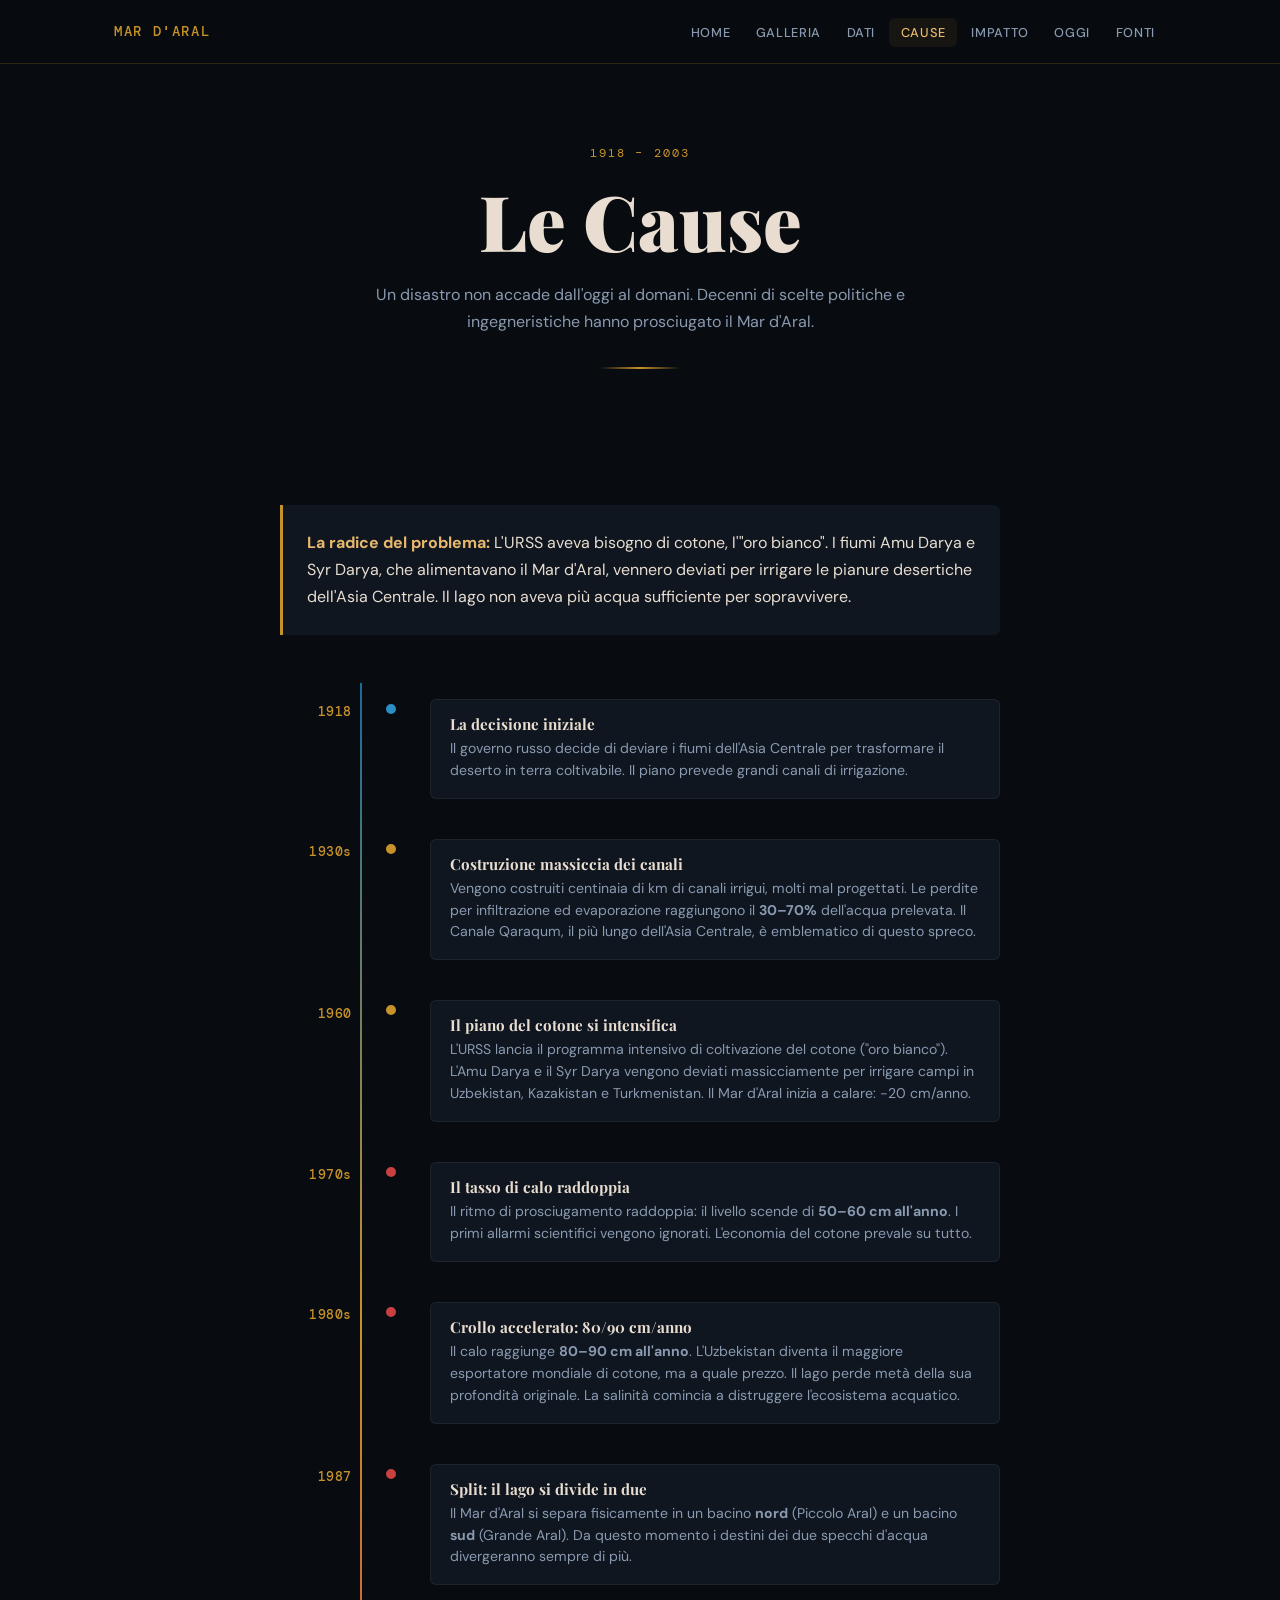
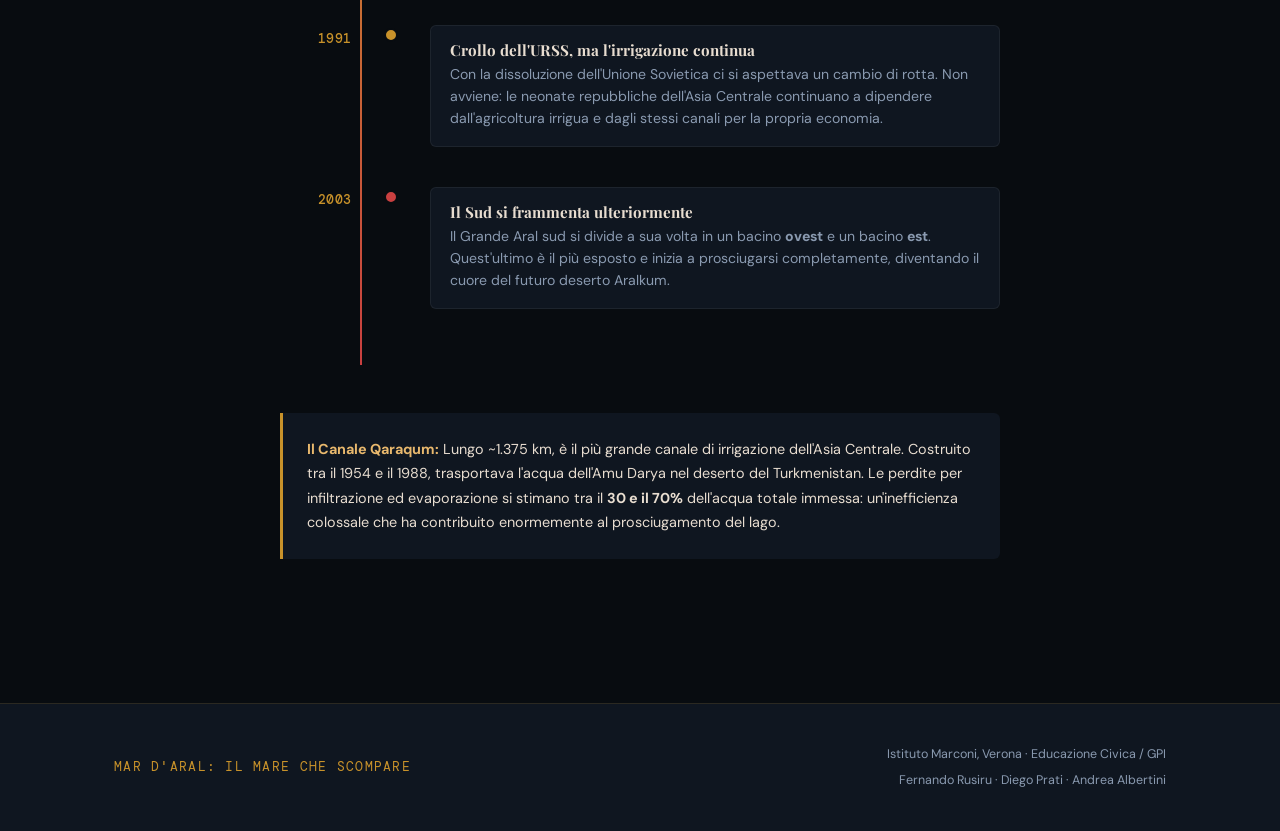
<file: cause.html>
<!DOCTYPE html>
<html lang="it">
<head>
  <meta charset="UTF-8" />
  <meta name="viewport" content="width=device-width, initial-scale=1.0" />
  <title>Cause | Mar d'Aral</title>
  <link rel="stylesheet" href="css/global.css" />
  <style>
    /* ===== VERTICAL TIMELINE ===== */
    .timeline-vert {
      position: relative;
      max-width: 720px;
      margin: 0 auto;
      padding: 1rem 0;
    }

    .timeline-vert::before {
      content: '';
      position: absolute;
      left: 80px;
      top: 0;
      bottom: 0;
      width: 2px;
      background: linear-gradient(to bottom, var(--water), var(--accent), var(--danger));
    }

    .tl-item {
      display: flex;
      gap: 2rem;
      margin-bottom: 2.5rem;
      position: relative;
    }

    .tl-year {
      flex-shrink: 0;
      width: 72px;
      text-align: right;
      font-family: 'DM Mono', monospace;
      font-size: 0.8rem;
      font-weight: 500;
      color: var(--accent);
      padding-top: 0.15rem;
      letter-spacing: 0.04em;
    }

    .tl-dot {
      flex-shrink: 0;
      width: 14px;
      height: 14px;
      border-radius: 50%;
      background: var(--accent);
      border: 2px solid var(--bg);
      margin-top: 0.2rem;
      position: relative;
      z-index: 1;
    }

    .tl-dot.danger { background: var(--danger); }
    .tl-dot.water { background: var(--water-light); }

    .tl-body {
      flex: 1;
      background: var(--surface);
      border: 1px solid rgba(255,255,255,0.06);
      border-radius: var(--radius);
      padding: 1rem 1.2rem;
    }

    .tl-body h4 {
      color: var(--text);
      margin-bottom: 0.3rem;
      font-size: 0.95rem;
    }

    .tl-body p {
      font-size: 0.88rem;
      color: var(--text-muted);
      margin: 0;
      line-height: 1.55;
    }

    @media (max-width: 600px) {
      .timeline-vert::before { left: 56px; }
      .tl-year { width: 48px; font-size: 0.72rem; }
    }
  </style>
</head>
<body>

<div id="navbar-placeholder"></div>

<main>
  <section class="page-hero">
    <div class="container">
      <span class="section-label">1918 – 2003</span>
      <h1>Le Cause</h1>
      <p class="muted" style="max-width:540px;margin:1rem auto 0">
        Un disastro non accade dall'oggi al domani. Decenni di scelte politiche e ingegneristiche
        hanno prosciugato il Mar d'Aral.
      </p>
    </div>
  </section>

  <section class="section">
    <div class="container">

      <div class="info-box fade-in" style="max-width:720px;margin:0 auto 3rem">
        <p style="margin:0">
          <strong style="color:var(--accent2)">La radice del problema:</strong>
          L'URSS aveva bisogno di cotone, l'"oro bianco". I fiumi Amu Darya e Syr Darya,
          che alimentavano il Mar d'Aral, vennero deviati per irrigare le pianure desertiche
          dell'Asia Centrale. Il lago non aveva più acqua sufficiente per sopravvivere.
        </p>
      </div>

      <div class="timeline-vert">

        <div class="tl-item fade-in">
          <div class="tl-year">1918</div>
          <div class="tl-dot water"></div>
          <div class="tl-body">
            <h4>La decisione iniziale</h4>
            <p>Il governo russo decide di deviare i fiumi dell'Asia Centrale per trasformare
            il deserto in terra coltivabile. Il piano prevede grandi canali di irrigazione.</p>
          </div>
        </div>

        <div class="tl-item fade-in">
          <div class="tl-year">1930s</div>
          <div class="tl-dot"></div>
          <div class="tl-body">
            <h4>Costruzione massiccia dei canali</h4>
            <p>Vengono costruiti centinaia di km di canali irrigui, molti mal progettati.
            Le perdite per infiltrazione ed evaporazione raggiungono il <strong>30–70%</strong> dell'acqua prelevata.
            Il Canale Qaraqum, il più lungo dell'Asia Centrale, è emblematico di questo spreco.</p>
          </div>
        </div>

        <div class="tl-item fade-in">
          <div class="tl-year">1960</div>
          <div class="tl-dot"></div>
          <div class="tl-body">
            <h4>Il piano del cotone si intensifica</h4>
            <p>L'URSS lancia il programma intensivo di coltivazione del cotone ("oro bianco").
            L'Amu Darya e il Syr Darya vengono deviati massicciamente per irrigare campi in Uzbekistan,
            Kazakistan e Turkmenistan. Il Mar d'Aral inizia a calare: −20 cm/anno.</p>
          </div>
        </div>

        <div class="tl-item fade-in">
          <div class="tl-year">1970s</div>
          <div class="tl-dot danger"></div>
          <div class="tl-body">
            <h4>Il tasso di calo raddoppia</h4>
            <p>Il ritmo di prosciugamento raddoppia: il livello scende di <strong>50–60 cm all'anno</strong>.
            I primi allarmi scientifici vengono ignorati. L'economia del cotone prevale su tutto.</p>
          </div>
        </div>

        <div class="tl-item fade-in">
          <div class="tl-year">1980s</div>
          <div class="tl-dot danger"></div>
          <div class="tl-body">
            <h4>Crollo accelerato: 80/90 cm/anno</h4>
            <p>Il calo raggiunge <strong>80–90 cm all'anno</strong>. L'Uzbekistan diventa il maggiore
            esportatore mondiale di cotone, ma a quale prezzo. Il lago perde metà della sua profondità originale.
            La salinità comincia a distruggere l'ecosistema acquatico.</p>
          </div>
        </div>

        <div class="tl-item fade-in">
          <div class="tl-year">1987</div>
          <div class="tl-dot danger"></div>
          <div class="tl-body">
            <h4>Split: il lago si divide in due</h4>
            <p>Il Mar d'Aral si separa fisicamente in un bacino <strong>nord</strong> (Piccolo Aral)
            e un bacino <strong>sud</strong> (Grande Aral). Da questo momento i destini dei due specchi
            d'acqua divergeranno sempre di più.</p>
          </div>
        </div>

        <div class="tl-item fade-in">
          <div class="tl-year">1991</div>
          <div class="tl-dot"></div>
          <div class="tl-body">
            <h4>Crollo dell'URSS, ma l'irrigazione continua</h4>
            <p>Con la dissoluzione dell'Unione Sovietica ci si aspettava un cambio di rotta.
            Non avviene: le neonate repubbliche dell'Asia Centrale continuano a dipendere dall'agricoltura
            irrigua e dagli stessi canali per la propria economia.</p>
          </div>
        </div>

        <div class="tl-item fade-in">
          <div class="tl-year">2003</div>
          <div class="tl-dot danger"></div>
          <div class="tl-body">
            <h4>Il Sud si frammenta ulteriormente</h4>
            <p>Il Grande Aral sud si divide a sua volta in un bacino <strong>ovest</strong>
            e un bacino <strong>est</strong>. Quest'ultimo è il più esposto e inizia a prosciugarsi
            completamente, diventando il cuore del futuro deserto Aralkum.</p>
          </div>
        </div>

      </div>

      <div class="info-box fade-in" style="max-width:720px;margin:3rem auto 0">
        <p style="margin:0;font-size:0.9rem">
          <strong style="color:var(--accent2)">Il Canale Qaraqum:</strong>
          Lungo ~1.375 km, è il più grande canale di irrigazione dell'Asia Centrale.
          Costruito tra il 1954 e il 1988, trasportava l'acqua dell'Amu Darya nel deserto del Turkmenistan.
          Le perdite per infiltrazione ed evaporazione si stimano tra il <strong>30 e il 70%</strong>
          dell'acqua totale immessa: un'inefficienza colossale che ha contribuito enormemente al prosciugamento del lago.
        </p>
      </div>

    </div>
  </section>
</main>

<div id="footer-placeholder"></div>
<script src="js/nav.js"></script>
</body>
</html>
</file>
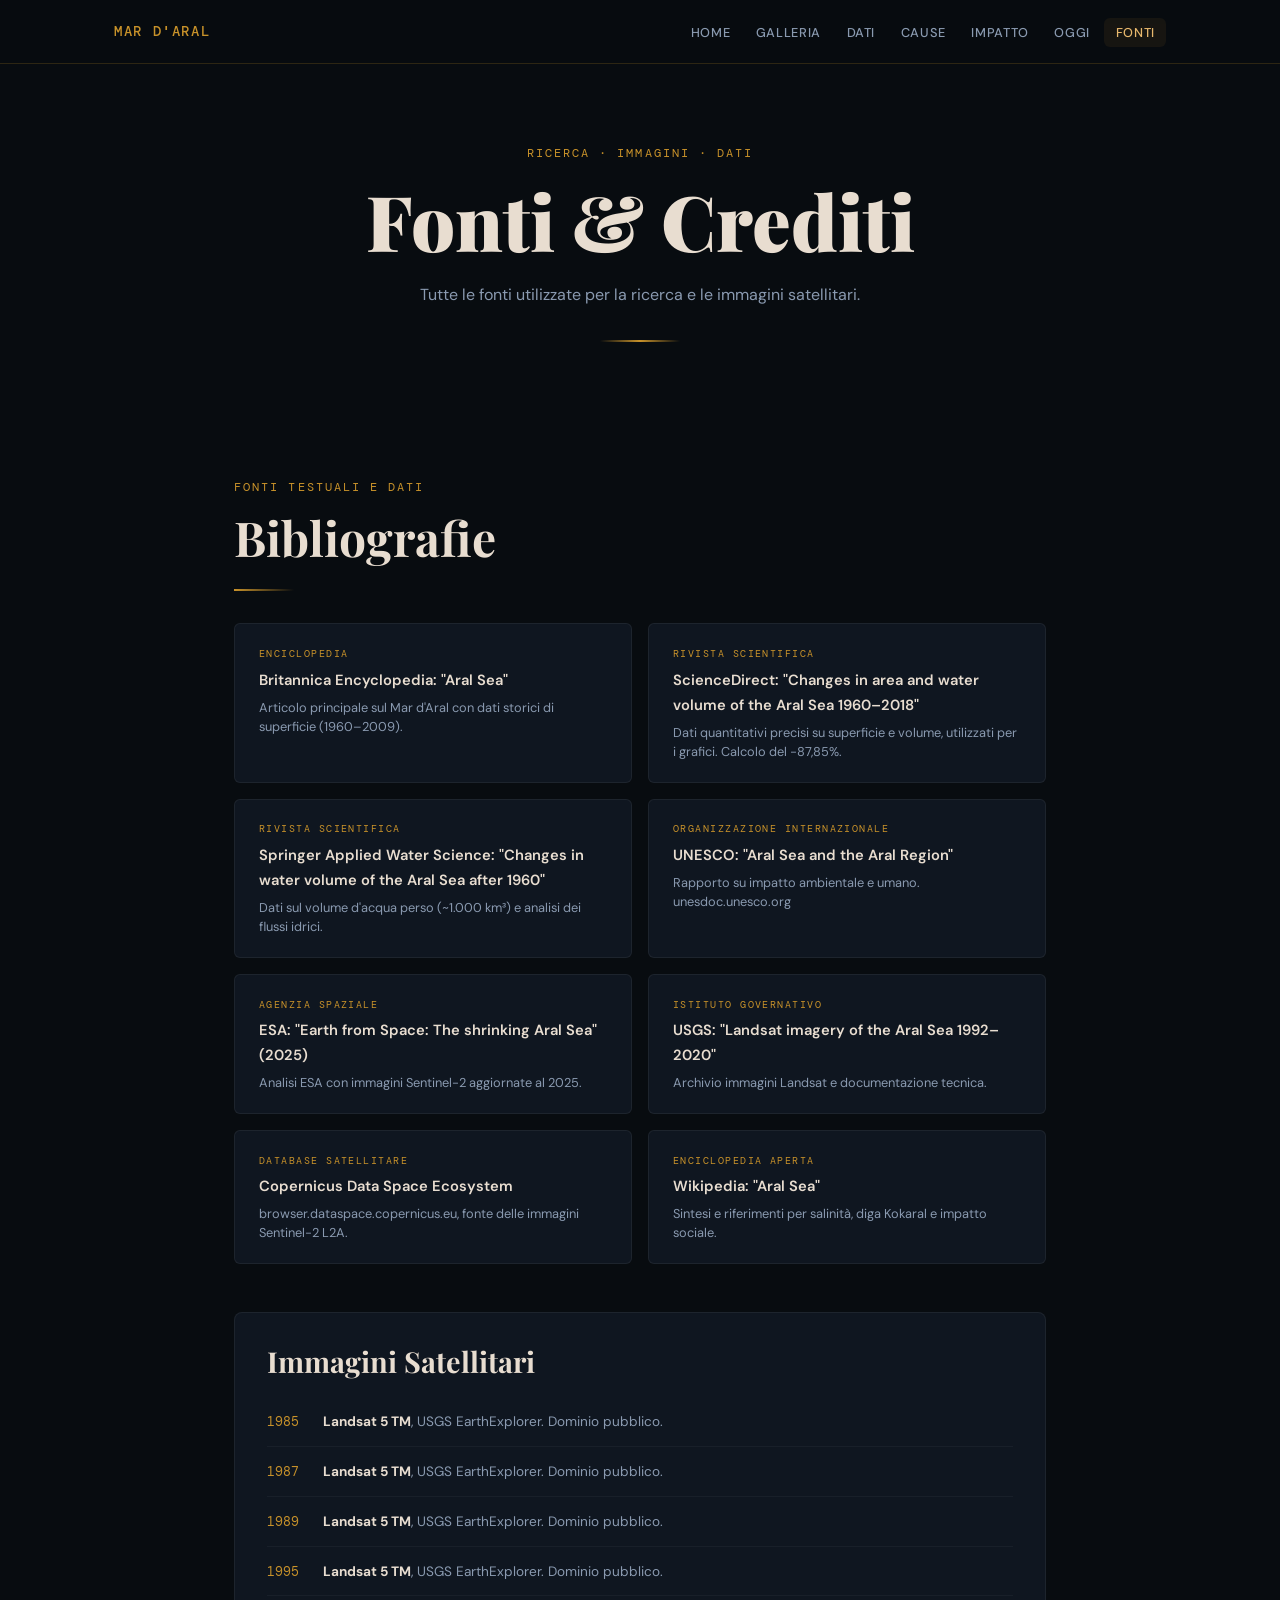
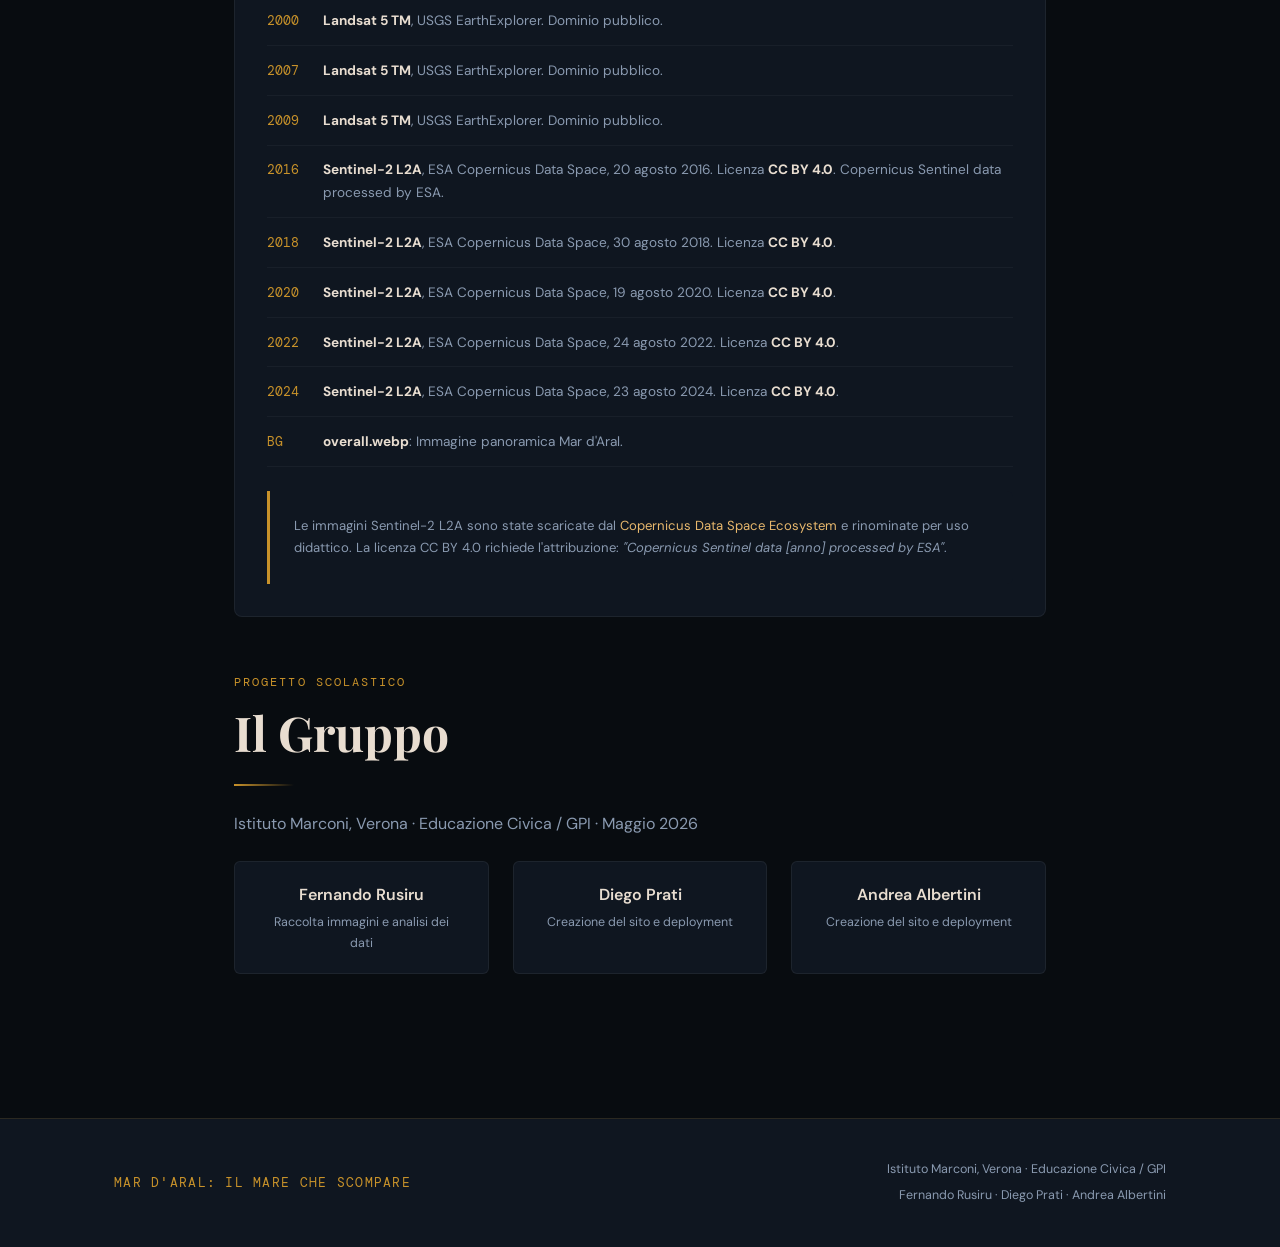
<file: fonti.html>
<!DOCTYPE html>
<html lang="it">
<head>
  <meta charset="UTF-8" />
  <meta name="viewport" content="width=device-width, initial-scale=1.0" />
  <title>Fonti e Crediti | Mar d'Aral</title>
  <link rel="stylesheet" href="css/global.css" />
  <style>
    .sources-grid {
      display: grid;
      grid-template-columns: 1fr 1fr;
      gap: 1rem;
      margin-top: 2rem;
    }

    @media (max-width: 640px) {
      .sources-grid { grid-template-columns: 1fr; }
    }

    .source-card {
      background: var(--surface);
      border: 1px solid rgba(255,255,255,0.06);
      border-radius: var(--radius);
      padding: 1.3rem 1.5rem;
      transition: border-color 0.2s ease;
    }

    .source-card:hover {
      border-color: rgba(200,146,42,0.3);
    }

    .source-type {
      font-family: 'DM Mono', monospace;
      font-size: 0.65rem;
      letter-spacing: 0.14em;
      text-transform: uppercase;
      color: var(--accent);
      display: block;
      margin-bottom: 0.3rem;
    }

    .source-title {
      font-size: 0.92rem;
      font-weight: 600;
      color: var(--text);
      margin-bottom: 0.3rem;
    }

    .source-desc {
      font-size: 0.8rem;
      color: var(--text-muted);
      line-height: 1.5;
      margin: 0;
    }

    /* Image credits */
    .image-credits {
      background: var(--surface);
      border: 1px solid rgba(255,255,255,0.06);
      border-radius: 8px;
      padding: 2rem;
      margin-top: 3rem;
    }

    .credit-row {
      display: flex;
      gap: 1rem;
      padding: 0.8rem 0;
      border-bottom: 1px solid rgba(255,255,255,0.04);
      font-size: 0.85rem;
      align-items: baseline;
    }

    .credit-row:last-child { border-bottom: none; }

    .credit-year {
      font-family: 'DM Mono', monospace;
      color: var(--accent);
      font-size: 0.8rem;
      flex-shrink: 0;
      width: 40px;
    }

    .credit-info { color: var(--text-muted); }
    .credit-info strong { color: var(--text); }

    /* Team */
    .team-grid {
      display: flex;
      gap: 1.5rem;
      flex-wrap: wrap;
      margin-top: 1.5rem;
    }

    .team-card {
      background: var(--surface);
      border: 1px solid rgba(255,255,255,0.06);
      border-radius: var(--radius);
      padding: 1.2rem 1.8rem;
      text-align: center;
      flex: 1;
      min-width: 160px;
    }

    .team-card .name { font-weight: 600; margin-bottom: 0.2rem; }
    .team-card .role { font-size: 0.78rem; color: var(--text-muted); }
  </style>
</head>
<body>

<div id="navbar-placeholder"></div>

<main>
  <section class="page-hero">
    <div class="container">
      <span class="section-label">Ricerca · Immagini · Dati</span>
      <h1>Fonti & Crediti</h1>
      <p class="muted" style="max-width:500px;margin:1rem auto 0">
        Tutte le fonti utilizzate per la ricerca e le immagini satellitari.
      </p>
    </div>
  </section>

  <section class="section">
    <div class="container" style="max-width:860px">

      <!-- Fonti testo -->
      <span class="section-label">Fonti testuali e dati</span>
      <h2 style="margin-bottom:0.3rem">Bibliografie</h2>
      <div class="divider"></div>

      <div class="sources-grid">

        <div class="source-card fade-in">
          <span class="source-type">Enciclopedia</span>
          <div class="source-title">Britannica Encyclopedia: "Aral Sea"</div>
          <p class="source-desc">Articolo principale sul Mar d'Aral con dati storici di superficie (1960–2009).</p>
        </div>

        <div class="source-card fade-in delay-1">
          <span class="source-type">Rivista scientifica</span>
          <div class="source-title">ScienceDirect: "Changes in area and water volume of the Aral Sea 1960–2018"</div>
          <p class="source-desc">Dati quantitativi precisi su superficie e volume, utilizzati per i grafici. Calcolo del −87,85%.</p>
        </div>

        <div class="source-card fade-in delay-2">
          <span class="source-type">Rivista scientifica</span>
          <div class="source-title">Springer Applied Water Science: "Changes in water volume of the Aral Sea after 1960"</div>
          <p class="source-desc">Dati sul volume d'acqua perso (~1.000 km³) e analisi dei flussi idrici.</p>
        </div>

        <div class="source-card fade-in delay-3">
          <span class="source-type">Organizzazione internazionale</span>
          <div class="source-title">UNESCO: "Aral Sea and the Aral Region"</div>
          <p class="source-desc">Rapporto su impatto ambientale e umano. unesdoc.unesco.org</p>
        </div>

        <div class="source-card fade-in">
          <span class="source-type">Agenzia spaziale</span>
          <div class="source-title">ESA: "Earth from Space: The shrinking Aral Sea" (2025)</div>
          <p class="source-desc">Analisi ESA con immagini Sentinel-2 aggiornate al 2025.</p>
        </div>

        <div class="source-card fade-in delay-1">
          <span class="source-type">Istituto governativo</span>
          <div class="source-title">USGS: "Landsat imagery of the Aral Sea 1992–2020"</div>
          <p class="source-desc">Archivio immagini Landsat e documentazione tecnica.</p>
        </div>

        <div class="source-card fade-in delay-2">
          <span class="source-type">Database satellitare</span>
          <div class="source-title">Copernicus Data Space Ecosystem</div>
          <p class="source-desc">browser.dataspace.copernicus.eu, fonte delle immagini Sentinel-2 L2A.</p>
        </div>

        <div class="source-card fade-in delay-3">
          <span class="source-type">Enciclopedia aperta</span>
          <div class="source-title">Wikipedia: "Aral Sea"</div>
          <p class="source-desc">Sintesi e riferimenti per salinità, diga Kokaral e impatto sociale.</p>
        </div>

      </div>

      <!-- Immagini satellitari -->
      <div class="image-credits fade-in">
        <h3 style="margin-bottom:1.2rem">Immagini Satellitari</h3>

        <div class="credit-row">
          <span class="credit-year">1985</span>
          <span class="credit-info"><strong>Landsat 5 TM</strong>, USGS EarthExplorer. Dominio pubblico.</span>
        </div>
        <div class="credit-row">
          <span class="credit-year">1987</span>
          <span class="credit-info"><strong>Landsat 5 TM</strong>, USGS EarthExplorer. Dominio pubblico.</span>
        </div>
        <div class="credit-row">
          <span class="credit-year">1989</span>
          <span class="credit-info"><strong>Landsat 5 TM</strong>, USGS EarthExplorer. Dominio pubblico.</span>
        </div>
        <div class="credit-row">
          <span class="credit-year">1995</span>
          <span class="credit-info"><strong>Landsat 5 TM</strong>, USGS EarthExplorer. Dominio pubblico.</span>
        </div>
        <div class="credit-row">
          <span class="credit-year">2000</span>
          <span class="credit-info"><strong>Landsat 5 TM</strong>, USGS EarthExplorer. Dominio pubblico.</span>
        </div>
        <div class="credit-row">
          <span class="credit-year">2007</span>
          <span class="credit-info"><strong>Landsat 5 TM</strong>, USGS EarthExplorer. Dominio pubblico.</span>
        </div>
        <div class="credit-row">
          <span class="credit-year">2009</span>
          <span class="credit-info"><strong>Landsat 5 TM</strong>, USGS EarthExplorer. Dominio pubblico.</span>
        </div>
        <div class="credit-row">
          <span class="credit-year">2016</span>
          <span class="credit-info"><strong>Sentinel-2 L2A</strong>, ESA Copernicus Data Space, 20 agosto 2016. Licenza <strong>CC BY 4.0</strong>. Copernicus Sentinel data processed by ESA.</span>
        </div>
        <div class="credit-row">
          <span class="credit-year">2018</span>
          <span class="credit-info"><strong>Sentinel-2 L2A</strong>, ESA Copernicus Data Space, 30 agosto 2018. Licenza <strong>CC BY 4.0</strong>.</span>
        </div>
        <div class="credit-row">
          <span class="credit-year">2020</span>
          <span class="credit-info"><strong>Sentinel-2 L2A</strong>, ESA Copernicus Data Space, 19 agosto 2020. Licenza <strong>CC BY 4.0</strong>.</span>
        </div>
        <div class="credit-row">
          <span class="credit-year">2022</span>
          <span class="credit-info"><strong>Sentinel-2 L2A</strong>, ESA Copernicus Data Space, 24 agosto 2022. Licenza <strong>CC BY 4.0</strong>.</span>
        </div>
        <div class="credit-row">
          <span class="credit-year">2024</span>
          <span class="credit-info"><strong>Sentinel-2 L2A</strong>, ESA Copernicus Data Space, 23 agosto 2024. Licenza <strong>CC BY 4.0</strong>.</span>
        </div>
        <div class="credit-row">
          <span class="credit-year">BG</span>
          <span class="credit-info"><strong>overall.webp</strong>: Immagine panoramica Mar d'Aral.</span>
        </div>

        <div class="info-box" style="margin-top:1.5rem;margin-bottom:0">
          <p style="font-size:0.82rem;margin:0;color:var(--text-muted)">
            Le immagini Sentinel-2 L2A sono state scaricate dal
            <a href="https://browser.dataspace.copernicus.eu" target="_blank" rel="noopener">Copernicus Data Space Ecosystem</a>
            e rinominate per uso didattico. La licenza CC BY 4.0 richiede l'attribuzione:
            <em>"Copernicus Sentinel data [anno] processed by ESA"</em>.
          </p>
        </div>
      </div>

      <!-- Team -->
      <div style="margin-top:3.5rem" class="fade-in">
        <span class="section-label">Progetto scolastico</span>
        <h2 style="margin-bottom:0.3rem">Il Gruppo</h2>
        <div class="divider"></div>
        <p style="color:var(--text-muted);margin-bottom:1.5rem">
          Istituto Marconi, Verona · Educazione Civica / GPI · Maggio 2026
        </p>
        <div class="team-grid">
          <div class="team-card">
            <div class="name">Fernando Rusiru</div>
            <div class="role">Raccolta immagini e analisi dei dati</div>
          </div>
          <div class="team-card">
            <div class="name">Diego Prati</div>
            <div class="role">Creazione del sito e deployment</div>
          </div>
          <div class="team-card">
            <div class="name">Andrea Albertini</div>
            <div class="role">Creazione del sito e deployment</div>
          </div>
        </div>
      </div>

    </div>
  </section>
</main>

<div id="footer-placeholder"></div>
<script src="js/nav.js"></script>
</body>
</html>
</file>
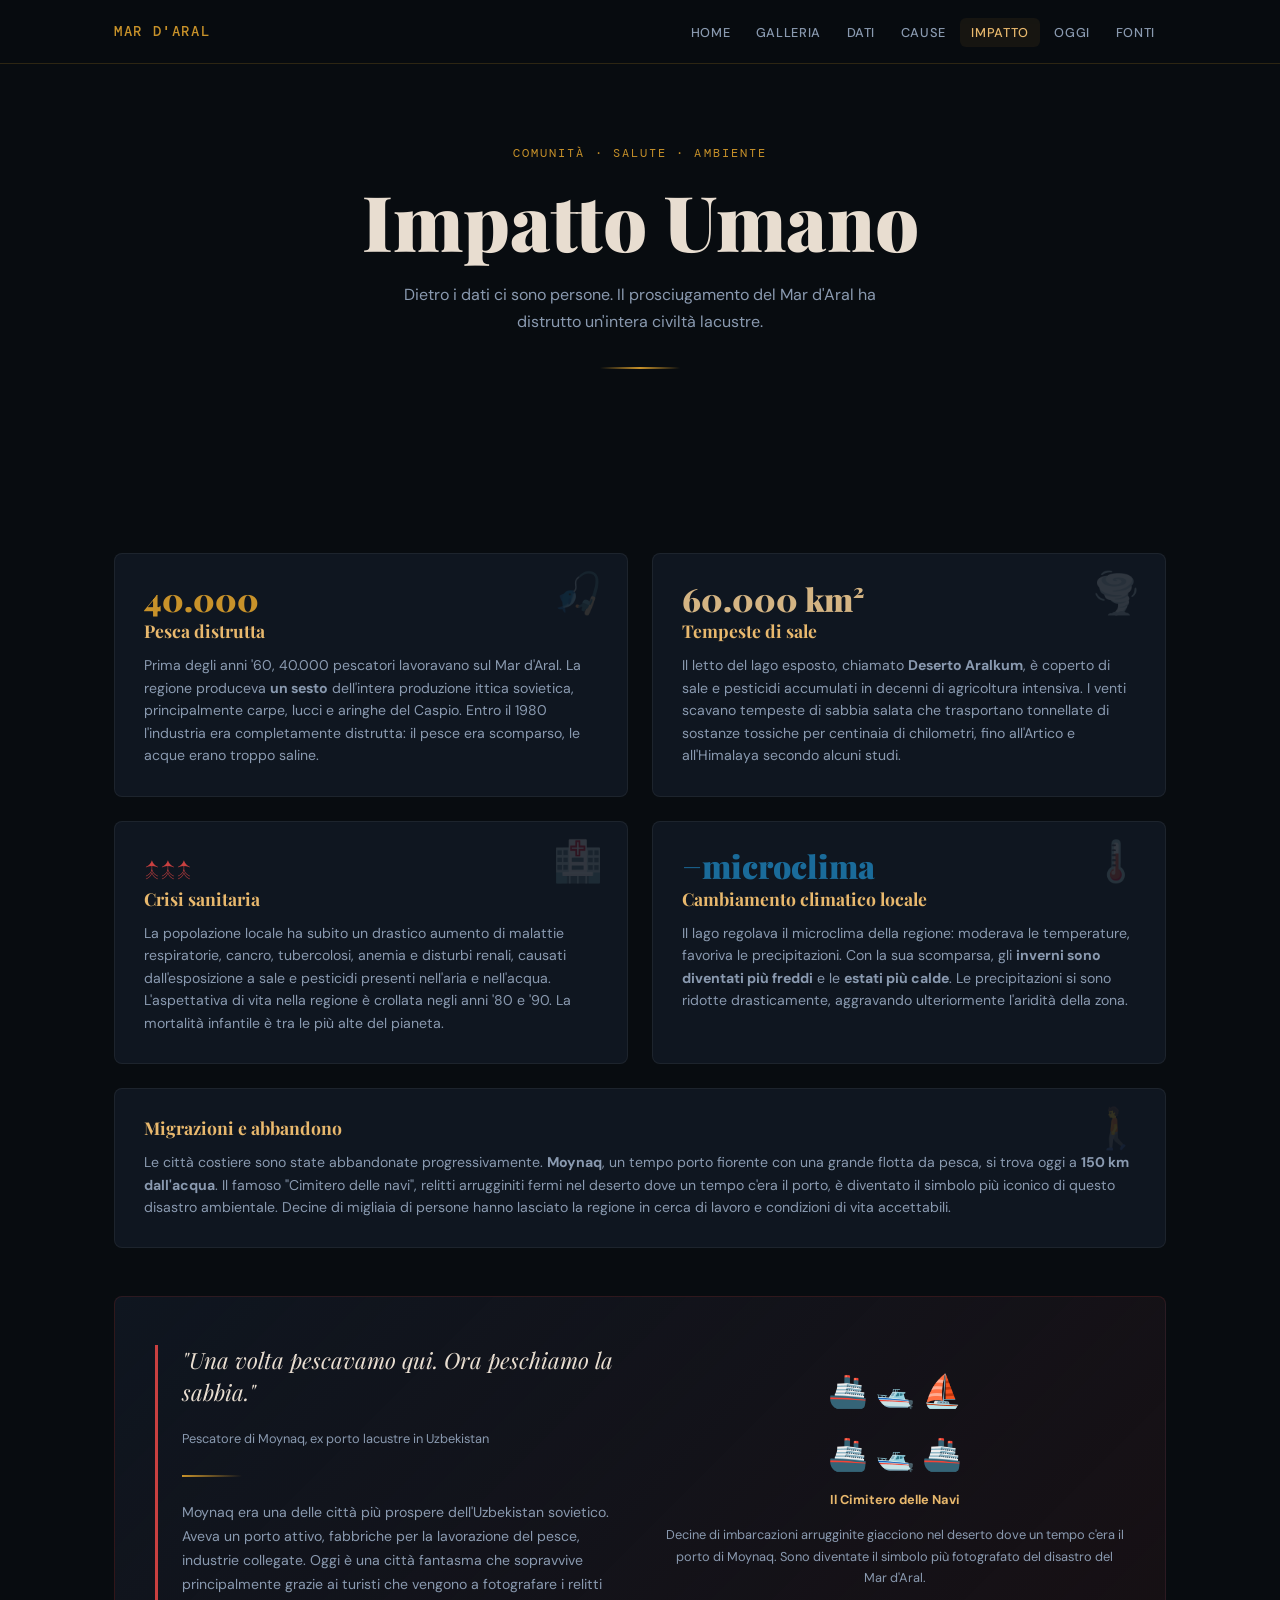
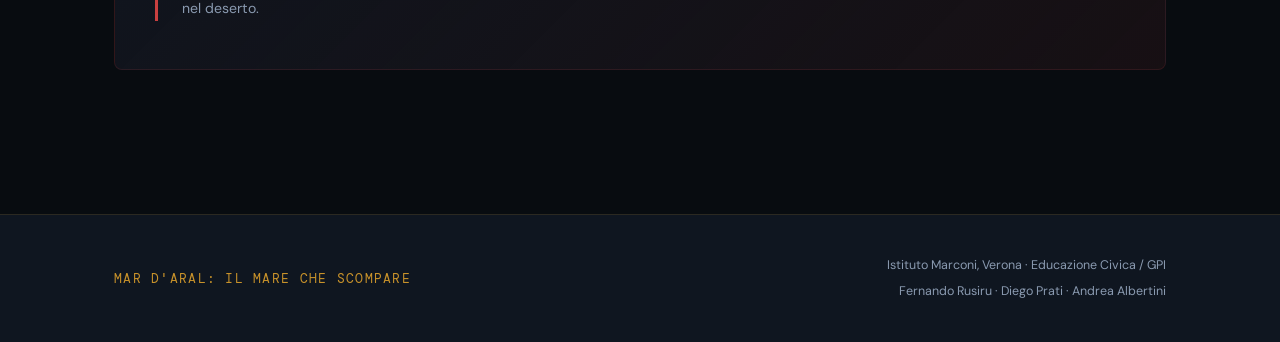
<file: impatto.html>
<!DOCTYPE html>
<html lang="it">
<head>
  <meta charset="UTF-8" />
  <meta name="viewport" content="width=device-width, initial-scale=1.0" />
  <title>Impatto Umano | Mar d'Aral</title>
  <link rel="stylesheet" href="css/global.css" />
  <style>
    .impact-grid {
      display: grid;
      grid-template-columns: 1fr 1fr;
      gap: 1.5rem;
      margin-top: 3rem;
    }

    @media (max-width: 700px) {
      .impact-grid { grid-template-columns: 1fr; }
    }

    .impact-card {
      background: var(--surface);
      border: 1px solid rgba(255,255,255,0.06);
      border-radius: 8px;
      padding: 1.8rem;
      position: relative;
      overflow: hidden;
      transition: border-color 0.3s ease;
    }

    .impact-card:hover {
      border-color: rgba(200, 146, 42, 0.3);
    }

    .impact-card::before {
      content: attr(data-icon);
      position: absolute;
      top: 1.2rem;
      right: 1.5rem;
      font-size: 2.5rem;
      opacity: 0.15;
      line-height: 1;
    }

    .impact-card h3 {
      font-size: 1.1rem;
      margin-bottom: 0.8rem;
      color: var(--accent2);
    }

    .impact-card p {
      font-size: 0.88rem;
      color: var(--text-muted);
      margin: 0;
      line-height: 1.6;
    }

    .impact-card .impact-stat {
      font-family: 'Playfair Display', serif;
      font-size: 2rem;
      font-weight: 900;
      color: var(--accent);
      display: block;
      margin-bottom: 0.4rem;
      line-height: 1;
    }

    /* Moynaq section */
    .moynaq-section {
      background: linear-gradient(135deg, var(--surface), rgba(201,64,64,0.08));
      border: 1px solid rgba(201, 64, 64, 0.15);
      border-radius: 8px;
      padding: 3rem 2.5rem;
      margin-top: 3rem;
      display: grid;
      grid-template-columns: 1fr 1fr;
      gap: 3rem;
      align-items: center;
    }

    @media (max-width: 700px) {
      .moynaq-section { grid-template-columns: 1fr; gap: 2rem; }
    }

    .moynaq-quote {
      border-left: 3px solid var(--danger);
      padding-left: 1.5rem;
    }

    .moynaq-quote blockquote {
      font-family: 'Playfair Display', serif;
      font-size: 1.4rem;
      font-style: italic;
      color: var(--text);
      line-height: 1.4;
      margin-bottom: 1rem;
    }

    .moynaq-quote cite {
      font-size: 0.8rem;
      color: var(--text-muted);
      font-style: normal;
    }

    /* Cemetery of ships */
    .ships-visual {
      text-align: center;
    }

    .ship-row {
      display: flex;
      justify-content: center;
      gap: 0.5rem;
      margin-bottom: 0.5rem;
      font-size: 2rem;
    }

    .ships-caption {
      font-size: 0.8rem;
      color: var(--text-muted);
      margin-top: 0.8rem;
    }
  </style>
</head>
<body>

<div id="navbar-placeholder"></div>

<main>
  <section class="page-hero">
    <div class="container">
      <span class="section-label">Comunità · Salute · Ambiente</span>
      <h1>Impatto Umano</h1>
      <p class="muted" style="max-width:520px;margin:1rem auto 0">
        Dietro i dati ci sono persone. Il prosciugamento del Mar d'Aral ha distrutto
        un'intera civiltà lacustre.
      </p>
    </div>
  </section>

  <section class="section">
    <div class="container">

      <div class="impact-grid">

        <div class="impact-card fade-in" data-icon="🎣">
          <span class="impact-stat">40.000</span>
          <h3>Pesca distrutta</h3>
          <p>Prima degli anni '60, 40.000 pescatori lavoravano sul Mar d'Aral.
          La regione produceva <strong>un sesto</strong> dell'intera produzione ittica sovietica,
          principalmente carpe, lucci e aringhe del Caspio. Entro il 1980 l'industria era
          completamente distrutta: il pesce era scomparso, le acque erano troppo saline.</p>
        </div>

        <div class="impact-card fade-in delay-1" data-icon="🌪️">
          <span class="impact-stat" style="color:var(--sand)">60.000 km²</span>
          <h3>Tempeste di sale</h3>
          <p>Il letto del lago esposto, chiamato <strong>Deserto Aralkum</strong>, è coperto
          di sale e pesticidi accumulati in decenni di agricoltura intensiva.
          I venti scavano tempeste di sabbia salata che trasportano tonnellate di sostanze
          tossiche per centinaia di chilometri, fino all'Artico e all'Himalaya secondo alcuni studi.</p>
        </div>

        <div class="impact-card fade-in delay-2" data-icon="🏥">
          <span class="impact-stat" style="color:var(--danger)">↑↑↑</span>
          <h3>Crisi sanitaria</h3>
          <p>La popolazione locale ha subito un drastico aumento di malattie respiratorie,
          cancro, tubercolosi, anemia e disturbi renali, causati dall'esposizione a sale e
          pesticidi presenti nell'aria e nell'acqua. L'aspettativa di vita nella regione
          è crollata negli anni '80 e '90. La mortalità infantile è tra le più alte del pianeta.</p>
        </div>

        <div class="impact-card fade-in delay-3" data-icon="🌡️">
          <span class="impact-stat" style="color:var(--water)">−microclima</span>
          <h3>Cambiamento climatico locale</h3>
          <p>Il lago regolava il microclima della regione: moderava le temperature, favoriva
          le precipitazioni. Con la sua scomparsa, gli <strong>inverni sono diventati più freddi</strong>
          e le <strong>estati più calde</strong>. Le precipitazioni si sono ridotte drasticamente,
          aggravando ulteriormente l'aridità della zona.</p>
        </div>

        <div class="impact-card fade-in" data-icon="🚶" style="grid-column: span 2">
          <h3>Migrazioni e abbandono</h3>
          <p>Le città costiere sono state abbandonate progressivamente.
          <strong>Moynaq</strong>, un tempo porto fiorente con una grande flotta da pesca, si trova oggi
          a <strong>150 km dall'acqua</strong>. Il famoso "Cimitero delle navi", relitti arrugginiti
          fermi nel deserto dove un tempo c'era il porto, è diventato il simbolo più iconico
          di questo disastro ambientale. Decine di migliaia di persone hanno lasciato la regione
          in cerca di lavoro e condizioni di vita accettabili.</p>
        </div>

      </div>

      <!-- Moynaq section -->
      <div class="moynaq-section fade-in">
        <div class="moynaq-quote">
          <blockquote>"Una volta pescavamo qui. Ora peschiamo la sabbia."</blockquote>
          <cite>Pescatore di Moynaq, ex porto lacustre in Uzbekistan</cite>
          <div class="divider" style="margin-top:1.5rem"></div>
          <p style="font-size:0.88rem;color:var(--text-muted);margin:0">
            Moynaq era una delle città più prospere dell'Uzbekistan sovietico.
            Aveva un porto attivo, fabbriche per la lavorazione del pesce, industrie collegate.
            Oggi è una città fantasma che sopravvive principalmente grazie ai turisti
            che vengono a fotografare i relitti nel deserto.
          </p>
        </div>
        <div class="ships-visual">
          <div class="ship-row">🚢 🛥️ ⛵</div>
          <div class="ship-row">🚢 🛥️ 🚢</div>
          <p style="font-size:0.8rem;color:var(--text-muted);margin:0.5rem 0">
            <strong style="color:var(--accent2)">Il Cimitero delle Navi</strong>
          </p>
          <p class="ships-caption">
            Decine di imbarcazioni arrugginite giacciono nel deserto dove un tempo
            c'era il porto di Moynaq. Sono diventate il simbolo più fotografato
            del disastro del Mar d'Aral.
          </p>
        </div>
      </div>

    </div>
  </section>
</main>

<div id="footer-placeholder"></div>
<script src="js/nav.js"></script>
</body>
</html>
</file>
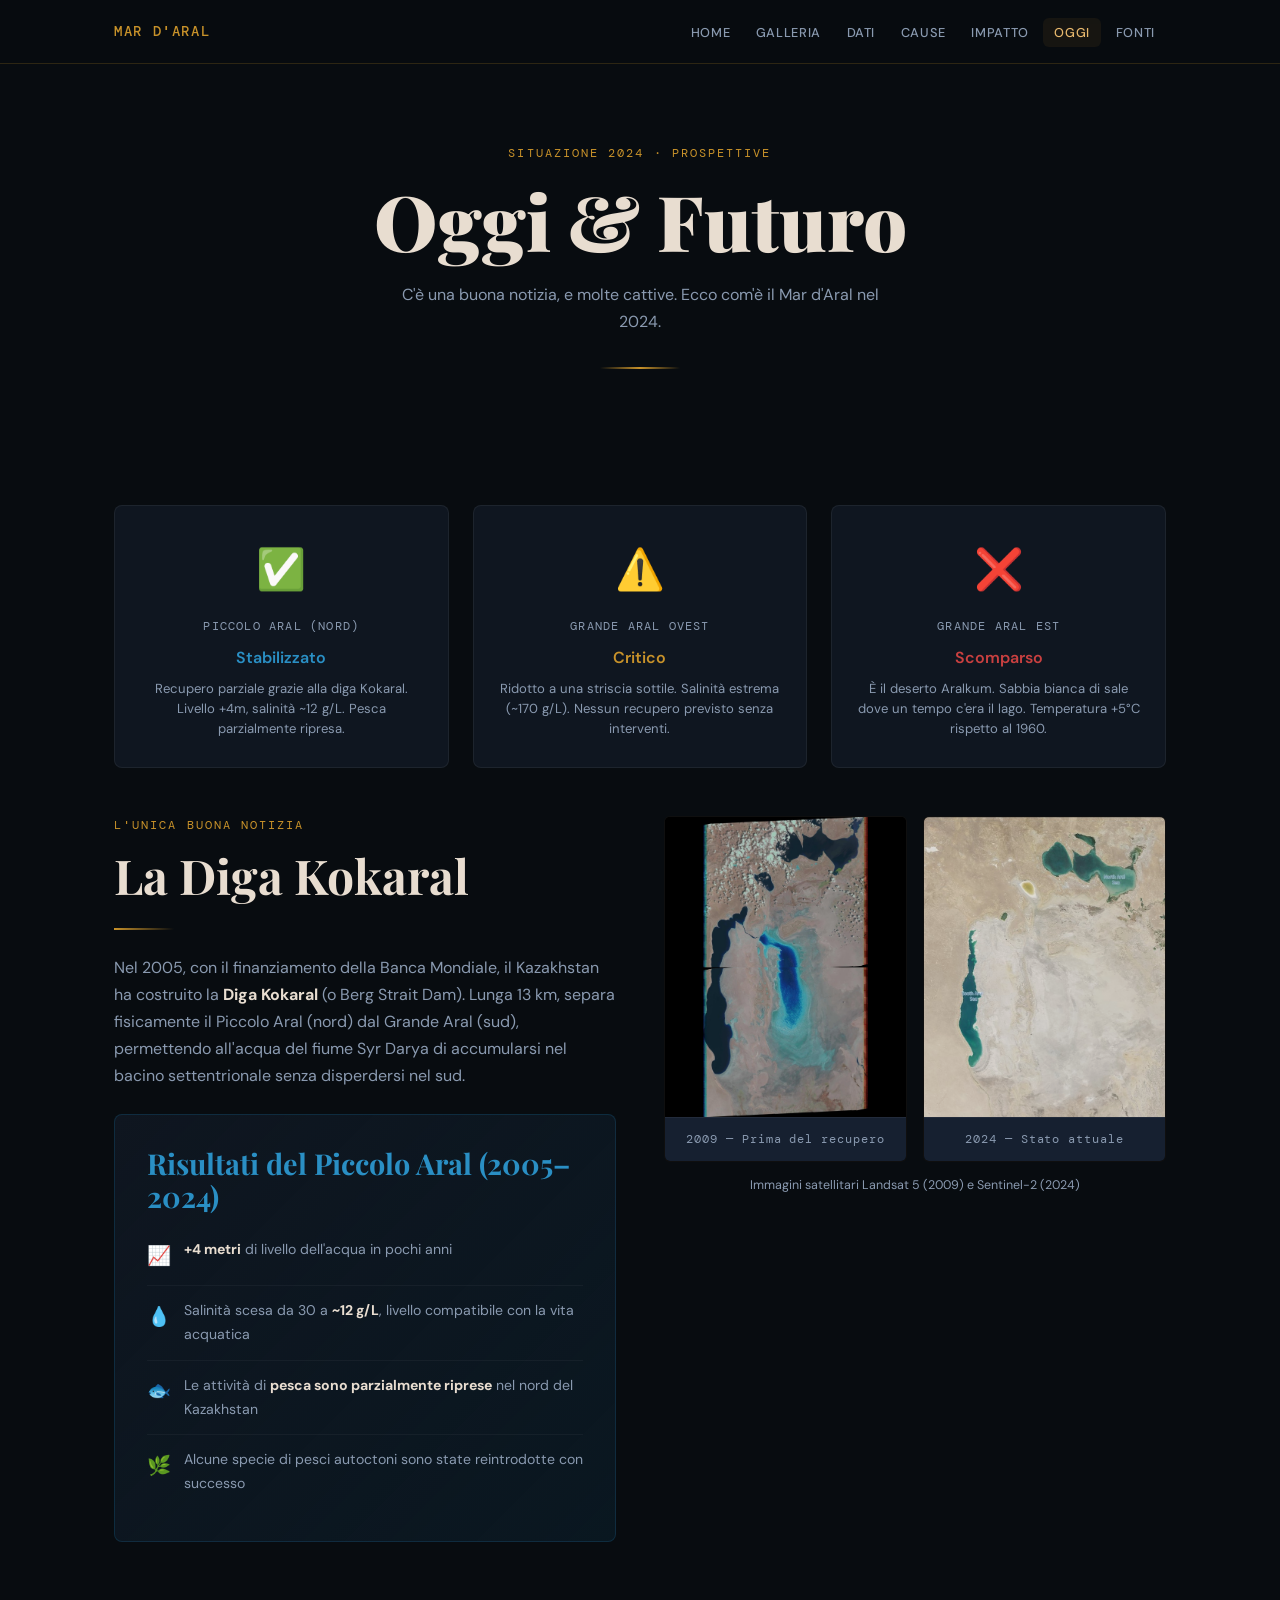
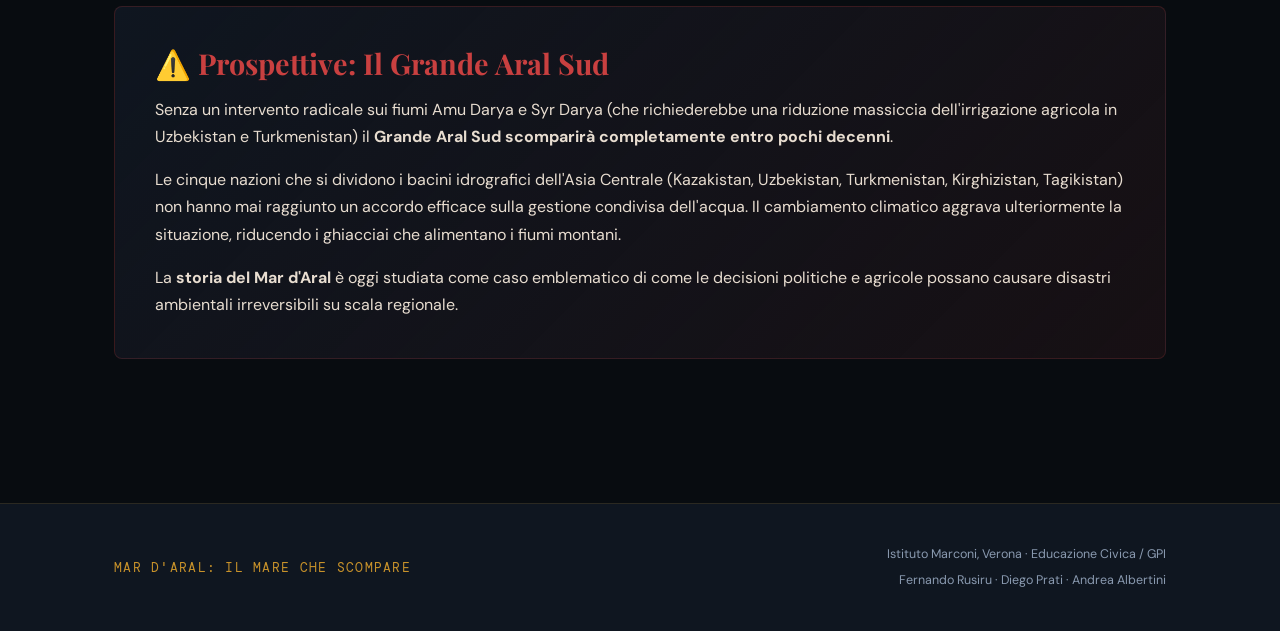
<file: oggi.html>
<!DOCTYPE html>
<html lang="it">
<head>
  <meta charset="UTF-8" />
  <meta name="viewport" content="width=device-width, initial-scale=1.0" />
  <title>Oggi e Futuro | Mar d'Aral</title>
  <link rel="stylesheet" href="css/global.css" />
  <style>
    .kokaral-section {
      display: grid;
      grid-template-columns: 1fr 1fr;
      gap: 3rem;
      align-items: start;
      margin-bottom: 4rem;
    }

    @media (max-width: 768px) {
      .kokaral-section { grid-template-columns: 1fr; }
    }

    .good-news {
      background: linear-gradient(135deg, var(--surface), rgba(26, 107, 154, 0.12));
      border: 1px solid rgba(26, 107, 154, 0.25);
      border-radius: 8px;
      padding: 2rem;
    }

    .good-news h3 { color: var(--water-light); margin-bottom: 0.8rem; }

    .result-item {
      display: flex;
      align-items: flex-start;
      gap: 0.8rem;
      padding: 0.8rem 0;
      border-bottom: 1px solid rgba(255,255,255,0.04);
    }

    .result-item:last-child { border-bottom: none; }
    .result-icon { font-size: 1.2rem; flex-shrink: 0; margin-top: 0.1rem; }
    .result-text { font-size: 0.88rem; color: var(--text-muted); }
    .result-text strong { color: var(--text); }

    /* Status cards */
    .status-grid {
      display: grid;
      grid-template-columns: repeat(3, 1fr);
      gap: 1.5rem;
      margin-bottom: 3rem;
    }

    @media (max-width: 700px) {
      .status-grid { grid-template-columns: 1fr; }
    }

    .status-card {
      background: var(--surface);
      border-radius: 8px;
      padding: 1.8rem 1.5rem;
      text-align: center;
      border: 1px solid rgba(255,255,255,0.06);
    }

    .status-icon { font-size: 2.5rem; margin-bottom: 0.8rem; }
    .status-name { font-size: 0.75rem; font-family: 'DM Mono', monospace; text-transform: uppercase; letter-spacing: 0.1em; color: var(--text-muted); margin-bottom: 0.5rem; }
    .status-state { font-size: 1rem; font-weight: 600; margin-bottom: 0.5rem; }
    .status-desc { font-size: 0.82rem; color: var(--text-muted); line-height: 1.5; }

    /* Outlook */
    .outlook {
      background: linear-gradient(135deg, var(--surface), rgba(201,64,64,0.08));
      border: 1px solid rgba(201, 64, 64, 0.2);
      border-radius: 8px;
      padding: 2.5rem;
    }

    .outlook h3 { color: var(--danger); margin-bottom: 1rem; }

    /* ===== COMPARISON IMAGES ===== */
    .compare-wrap {
      display: grid;
      grid-template-columns: 1fr 1fr;
      gap: 1rem;
    }

    .compare-img {
      background: #000;
      border-radius: var(--radius);
      overflow: hidden;
      border: 1px solid rgba(255,255,255,0.06);
      transition: border-color 0.3s ease, box-shadow 0.3s ease;
    }

    .compare-img:hover {
      border-color: rgba(200,146,42,0.4);
      box-shadow: 0 8px 32px rgba(0,0,0,0.6);
    }

    /* Contenitore a altezza fissa — contain per non tagliare nulla */
    .compare-img-wrap {
      width: 100%;
      height: 300px;
      background: #000;
      display: flex;
      align-items: center;
      justify-content: center;
    }

    .compare-img-wrap img {
      width: 100%;
      height: 100%;
      object-fit: contain;
      object-position: center;
      display: block;
      filter: brightness(0.95);
      transition: transform 0.5s ease, filter 0.3s ease;
    }

    .compare-img[data-satellite="sentinel"] .compare-img-wrap img {
      object-fit: cover;
    }

    .compare-img:hover .compare-img-wrap img {
      transform: scale(1.03);
      filter: brightness(1.05);
    }

    .compare-label {
      padding: 0.7rem 1rem;
      font-family: 'DM Mono', monospace;
      font-size: 0.75rem;
      color: var(--text-muted);
      text-align: center;
      border-top: 1px solid rgba(255,255,255,0.05);
      letter-spacing: 0.08em;
      background: var(--surface2);
    }

    @media (max-width: 768px) {
      .compare-img-wrap { height: 200px; }
    }
  </style>
</head>
<body>

<div id="navbar-placeholder"></div>

<main>
  <section class="page-hero">
    <div class="container">
      <span class="section-label">Situazione 2024 · Prospettive</span>
      <h1>Oggi & Futuro</h1>
      <p class="muted" style="max-width:520px;margin:1rem auto 0">
        C'è una buona notizia, e molte cattive. Ecco com'è il Mar d'Aral nel 2024.
      </p>
    </div>
  </section>

  <section class="section">
    <div class="container">

      <!-- Status 2024 -->
      <div class="status-grid">
        <div class="status-card fade-in">
          <div class="status-icon">✅</div>
          <div class="status-name">Piccolo Aral (Nord)</div>
          <div class="status-state" style="color:var(--water-light)">Stabilizzato</div>
          <div class="status-desc">Recupero parziale grazie alla diga Kokaral. Livello +4m, salinità ~12 g/L. Pesca parzialmente ripresa.</div>
        </div>
        <div class="status-card fade-in delay-1">
          <div class="status-icon">⚠️</div>
          <div class="status-name">Grande Aral Ovest</div>
          <div class="status-state" style="color:var(--accent)">Critico</div>
          <div class="status-desc">Ridotto a una striscia sottile. Salinità estrema (~170 g/L). Nessun recupero previsto senza interventi.</div>
        </div>
        <div class="status-card fade-in delay-2">
          <div class="status-icon">❌</div>
          <div class="status-name">Grande Aral Est</div>
          <div class="status-state" style="color:var(--danger)">Scomparso</div>
          <div class="status-desc">È il deserto Aralkum. Sabbia bianca di sale dove un tempo c'era il lago. Temperatura +5°C rispetto al 1960.</div>
        </div>
      </div>

      <!-- Kokaral dam -->
      <div class="kokaral-section">
        <div class="fade-in">
          <span class="section-label">L'unica buona notizia</span>
          <h2>La Diga Kokaral</h2>
          <div class="divider"></div>
          <p style="color:var(--text-muted)">
            Nel 2005, con il finanziamento della Banca Mondiale, il Kazakhstan ha costruito
            la <strong style="color:var(--text)">Diga Kokaral</strong> (o Berg Strait Dam).
            Lunga 13 km, separa fisicamente il Piccolo Aral (nord) dal Grande Aral (sud),
            permettendo all'acqua del fiume Syr Darya di accumularsi nel bacino settentrionale
            senza disperdersi nel sud.
          </p>
          <div class="good-news" style="margin-top:1.5rem">
            <h3>Risultati del Piccolo Aral (2005–2024)</h3>
            <div class="result-item">
              <span class="result-icon">📈</span>
              <span class="result-text"><strong>+4 metri</strong> di livello dell'acqua in pochi anni</span>
            </div>
            <div class="result-item">
              <span class="result-icon">💧</span>
              <span class="result-text">Salinità scesa da 30 a <strong>~12 g/L</strong>, livello compatibile con la vita acquatica</span>
            </div>
            <div class="result-item">
              <span class="result-icon">🐟</span>
              <span class="result-text">Le attività di <strong>pesca sono parzialmente riprese</strong> nel nord del Kazakhstan</span>
            </div>
            <div class="result-item">
              <span class="result-icon">🌿</span>
              <span class="result-text">Alcune specie di pesci autoctoni sono state reintrodotte con successo</span>
            </div>
          </div>
        </div>

        <div class="fade-in delay-1">
          <div class="compare-wrap">
            <div class="compare-img" data-satellite="landsat">
              <div class="compare-img-wrap">
                <img src="images/2009.jpg" alt="Mar d'Aral 2009" loading="lazy" />
              </div>
              <div class="compare-label">2009 &mdash; Prima del recupero</div>
            </div>
            <div class="compare-img" data-satellite="sentinel">
              <div class="compare-img-wrap">
                <img src="images/2024.jpg" alt="Mar d'Aral 2024" loading="lazy" />
              </div>
              <div class="compare-label">2024 &mdash; Stato attuale</div>
            </div>
          </div>
          <p style="font-size:0.78rem;color:var(--text-muted);text-align:center;margin-top:0.8rem">
            Immagini satellitari Landsat 5 (2009) e Sentinel-2 (2024)
          </p>
        </div>
      </div>

      <!-- Prospettive -->
      <div class="outlook fade-in">
        <h3>⚠️ Prospettive: Il Grande Aral Sud</h3>
        <p>
          Senza un intervento radicale sui fiumi Amu Darya e Syr Darya (che richiederebbe
          una riduzione massiccia dell'irrigazione agricola in Uzbekistan e Turkmenistan)
          il <strong>Grande Aral Sud scomparirà completamente entro pochi decenni</strong>.
        </p>
        <p>
          Le cinque nazioni che si dividono i bacini idrografici dell'Asia Centrale
          (Kazakistan, Uzbekistan, Turkmenistan, Kirghizistan, Tagikistan) non hanno mai
          raggiunto un accordo efficace sulla gestione condivisa dell'acqua.
          Il cambiamento climatico aggrava ulteriormente la situazione, riducendo i ghiacciai
          che alimentano i fiumi montani.
        </p>
        <p style="margin-bottom:0">
          La <strong>storia del Mar d'Aral</strong> è oggi studiata come caso emblematico
          di come le decisioni politiche e agricole possano causare disastri ambientali
          irreversibili su scala regionale.
        </p>
      </div>

    </div>
  </section>
</main>

<div id="footer-placeholder"></div>
<script src="js/nav.js"></script>
</body>
</html>
</file>
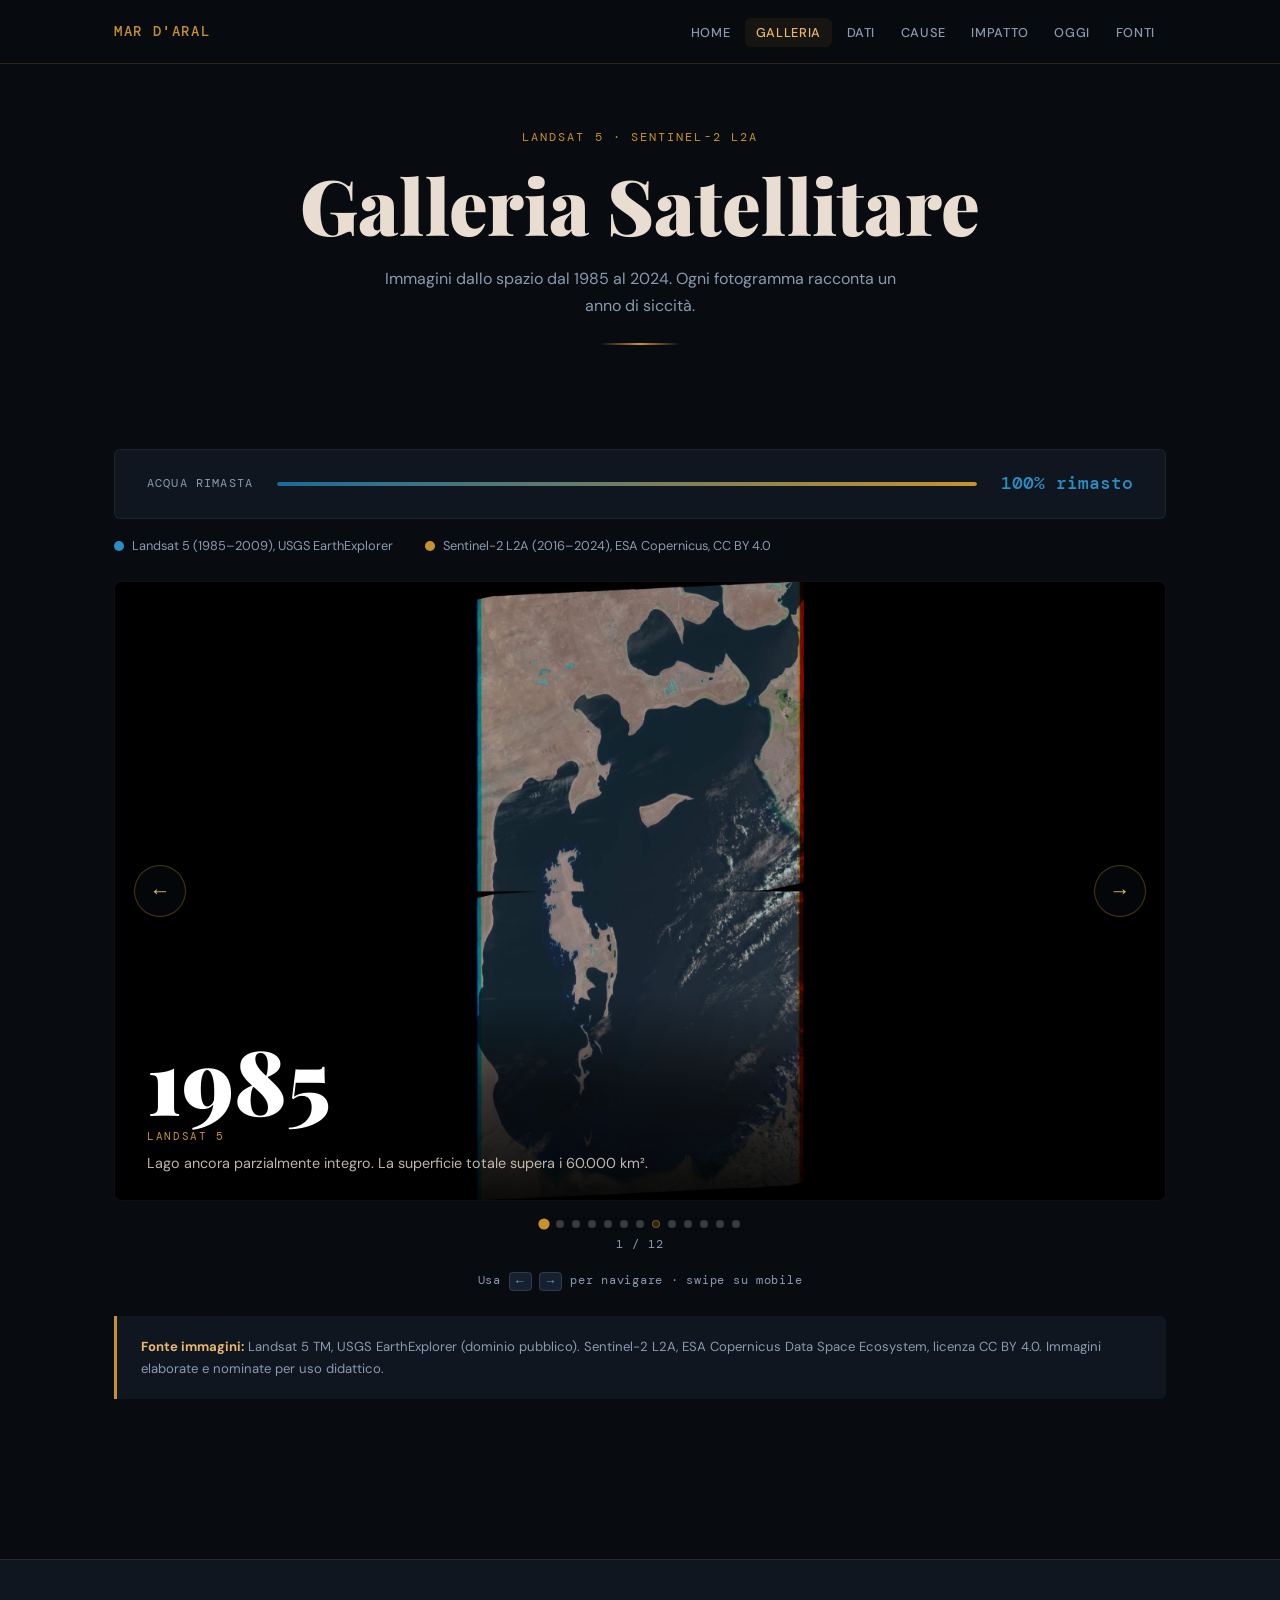
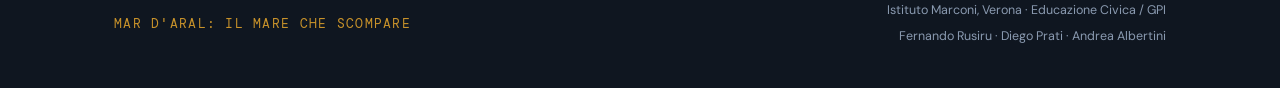
<file: timeline.html>
<!DOCTYPE html>
<html lang="it">
<head>
  <meta charset="UTF-8" />
  <meta name="viewport" content="width=device-width, initial-scale=1.0" />
  <title>Galleria Satellitare | Mar d'Aral</title>
  <link rel="stylesheet" href="css/global.css" />
  <link rel="stylesheet" href="css/timeline.css" />
</head>
<body>

<div id="navbar-placeholder"></div>

<main>
  <section class="page-hero">
    <div class="container">
      <span class="section-label">Landsat 5 · Sentinel-2 L2A</span>
      <h1>Galleria Satellitare</h1>
      <p class="muted" style="max-width:520px;margin:1rem auto 0">
        Immagini dallo spazio dal 1985 al 2024. Ogni fotogramma racconta un anno di siccità.
      </p>
    </div>
  </section>

  <section class="section--tight">
    <div class="container">

      <!-- Progress indicator -->
      <div class="timeline-progress fade-in">
        <span class="progress-label">Acqua rimasta</span>
        <div class="progress-bar-wrap">
          <div class="progress-bar-fill" id="progress-fill" style="width:100%"></div>
        </div>
        <span class="progress-pct" id="progress-pct">100% rimasto</span>
      </div>

      <!-- Legend -->
      <div class="satellite-legend">
        <div class="legend-item">
          <div class="legend-dot" style="background:var(--water-light)"></div>
          <span>Landsat 5 (1985–2009), USGS EarthExplorer</span>
        </div>
        <div class="legend-item">
          <div class="legend-dot" style="background:var(--accent)"></div>
          <span>Sentinel-2 L2A (2016–2024), ESA Copernicus, CC BY 4.0</span>
        </div>
      </div>

      <!-- Fullscreen viewer -->
      <div class="fs-viewer" id="fs-viewer">
        <!-- Slides injected by JS -->
        <button class="fs-nav fs-prev" id="fs-prev" aria-label="Precedente">&#8592;</button>
        <button class="fs-nav fs-next" id="fs-next" aria-label="Successivo">&#8594;</button>
      </div>

      <!-- Dots -->
      <div class="fs-dots" id="fs-dots"></div>

      <!-- Counter + keyboard hint -->
      <div class="fs-counter" id="fs-counter">1 / 12</div>
      <p class="keyboard-hint">Usa <kbd>←</kbd> <kbd>→</kbd> per navigare · swipe su mobile</p>

      <!-- Source note -->
      <div class="source-note fade-in">
        <p>
          <strong style="color:var(--accent2)">Fonte immagini:</strong>
          Landsat 5 TM, USGS EarthExplorer (dominio pubblico).
          Sentinel-2 L2A, ESA Copernicus Data Space Ecosystem, licenza CC BY 4.0.
          Immagini elaborate e nominate per uso didattico.
        </p>
      </div>

    </div>
  </section>
</main>

<div id="footer-placeholder"></div>

<script src="js/nav.js"></script>
<script src="js/timeline.js"></script>
</body>
</html>
</file>
<file: css/global.css>
@import url('https://fonts.googleapis.com/css2?family=Playfair+Display:ital,wght@0,400;0,700;0,900;1,400;1,700&family=DM+Sans:wght@300;400;500;600&family=DM+Mono:wght@400;500&display=swap');

/* ===================== VARIABLES ===================== */
:root {
  --bg: #080c10;
  --surface: #0f1620;
  --surface2: #162030;
  --accent: #c8922a;
  --accent2: #e8b86d;
  --water: #1a6b9a;
  --water-light: #2a8fc4;
  --text: #e8ddd0;
  --text-muted: #8a9ab0;
  --danger: #c94040;
  --sand: #d4b483;

  --nav-height: 64px;
  --max-w: 1100px;
  --radius: 6px;
  --transition: 0.3s ease;
}

/* ===================== RESET ===================== */
*, *::before, *::after {
  box-sizing: border-box;
  margin: 0;
  padding: 0;
}

html {
  scroll-behavior: smooth;
}

body {
  background: var(--bg);
  color: var(--text);
  font-family: 'DM Sans', sans-serif;
  font-size: 16px;
  line-height: 1.7;
  min-height: 100vh;
}

img {
  max-width: 100%;
  display: block;
}

a {
  color: var(--accent2);
  text-decoration: none;
  transition: color var(--transition);
}

a:hover {
  color: var(--accent);
}

/* ===================== TYPOGRAPHY ===================== */
h1, h2, h3, h4 {
  font-family: 'Playfair Display', serif;
  line-height: 1.15;
  color: var(--text);
}

h1 { font-size: clamp(2.4rem, 6vw, 5rem); font-weight: 900; }
h2 { font-size: clamp(1.8rem, 4vw, 3rem); font-weight: 700; }
h3 { font-size: clamp(1.2rem, 2.5vw, 1.8rem); font-weight: 700; }
h4 { font-size: 1.1rem; font-weight: 700; }

p { margin-bottom: 1em; }

.mono {
  font-family: 'DM Mono', monospace;
}

.accent { color: var(--accent); }
.accent2 { color: var(--accent2); }
.water-color { color: var(--water-light); }
.muted { color: var(--text-muted); }
.danger-color { color: var(--danger); }

/* ===================== LAYOUT ===================== */
.container {
  max-width: var(--max-w);
  margin: 0 auto;
  padding: 0 1.5rem;
}

.section {
  padding: 5rem 0;
}

.section--tight {
  padding: 3rem 0;
}

/* ===================== NAVBAR ===================== */
#navbar-placeholder nav,
nav.site-nav {
  position: fixed;
  top: 0;
  left: 0;
  right: 0;
  z-index: 1000;
  height: var(--nav-height);
  background: rgba(8, 12, 16, 0.85);
  backdrop-filter: blur(16px);
  -webkit-backdrop-filter: blur(16px);
  border-bottom: 1px solid rgba(200, 146, 42, 0.2);
  display: flex;
  align-items: center;
}

.nav-inner {
  display: flex;
  align-items: center;
  justify-content: space-between;
  width: 100%;
  max-width: var(--max-w);
  margin: 0 auto;
  padding: 0 1.5rem;
}

.nav-logo {
  font-family: 'DM Mono', monospace;
  font-size: 0.85rem;
  font-weight: 500;
  color: var(--accent);
  letter-spacing: 0.12em;
  text-transform: uppercase;
  text-decoration: none;
}

.nav-logo:hover {
  color: var(--accent2);
}

.nav-links {
  display: flex;
  align-items: center;
  gap: 0.2rem;
  list-style: none;
}

.nav-links a {
  font-size: 0.8rem;
  font-weight: 500;
  color: var(--text-muted);
  letter-spacing: 0.05em;
  text-transform: uppercase;
  padding: 0.4rem 0.7rem;
  border-radius: var(--radius);
  transition: color var(--transition), background var(--transition);
  text-decoration: none;
}

.nav-links a:hover,
.nav-links a.active {
  color: var(--accent2);
  background: rgba(200, 146, 42, 0.08);
}

/* Hamburger */
.nav-toggle {
  display: none;
  flex-direction: column;
  gap: 5px;
  cursor: pointer;
  background: none;
  border: none;
  padding: 4px;
}

.nav-toggle span {
  display: block;
  width: 22px;
  height: 2px;
  background: var(--text-muted);
  border-radius: 2px;
  transition: var(--transition);
}

@media (max-width: 768px) {
  .nav-toggle { display: flex; }

  .nav-links {
    display: none;
    flex-direction: column;
    gap: 0;
    position: absolute;
    top: var(--nav-height);
    left: 0;
    right: 0;
    background: rgba(8, 12, 16, 0.97);
    border-bottom: 1px solid rgba(200, 146, 42, 0.2);
    padding: 1rem 1.5rem;
  }

  .nav-links.open {
    display: flex;
  }

  .nav-links a {
    padding: 0.6rem 0.5rem;
    font-size: 0.9rem;
    border-bottom: 1px solid rgba(255,255,255,0.05);
  }
}

/* ===================== FOOTER ===================== */
footer.site-footer {
  background: var(--surface);
  border-top: 1px solid rgba(200, 146, 42, 0.15);
  padding: 2.5rem 0;
  margin-top: 4rem;
}

.footer-inner {
  max-width: var(--max-w);
  margin: 0 auto;
  padding: 0 1.5rem;
  display: flex;
  align-items: center;
  justify-content: space-between;
  gap: 1rem;
  flex-wrap: wrap;
}

.footer-brand {
  font-family: 'DM Mono', monospace;
  font-size: 0.8rem;
  color: var(--accent);
  letter-spacing: 0.1em;
  text-transform: uppercase;
}

.footer-info {
  font-size: 0.78rem;
  color: var(--text-muted);
  text-align: right;
}

.footer-info span {
  display: block;
}

/* ===================== COMPONENTS ===================== */

/* Stat cards */
.stat-card {
  background: var(--surface);
  border: 1px solid rgba(200, 146, 42, 0.2);
  border-radius: var(--radius);
  padding: 2rem 1.5rem;
  text-align: center;
  transition: border-color var(--transition), transform var(--transition);
}

.stat-card:hover {
  border-color: rgba(200, 146, 42, 0.5);
  transform: translateY(-3px);
}

.stat-card .stat-number {
  font-family: 'Playfair Display', serif;
  font-size: clamp(2.5rem, 5vw, 4rem);
  font-weight: 900;
  color: var(--accent);
  line-height: 1;
  display: block;
}

.stat-card .stat-label {
  font-size: 0.85rem;
  color: var(--text-muted);
  text-transform: uppercase;
  letter-spacing: 0.08em;
  margin-top: 0.4rem;
  display: block;
}

.stat-card .stat-sub {
  font-size: 0.8rem;
  color: var(--text-muted);
  margin-top: 0.5rem;
}

/* Section header */
.section-label {
  font-family: 'DM Mono', monospace;
  font-size: 0.72rem;
  letter-spacing: 0.18em;
  text-transform: uppercase;
  color: var(--accent);
  display: block;
  margin-bottom: 0.8rem;
}

/* Divider */
.divider {
  width: 60px;
  height: 2px;
  background: linear-gradient(90deg, var(--accent), transparent);
  margin: 1.5rem 0;
}

/* Button */
.btn {
  display: inline-flex;
  align-items: center;
  gap: 0.5rem;
  padding: 0.85rem 2rem;
  border-radius: var(--radius);
  font-size: 0.85rem;
  font-weight: 600;
  letter-spacing: 0.06em;
  text-transform: uppercase;
  cursor: pointer;
  transition: all var(--transition);
  text-decoration: none;
  border: none;
}

.btn--primary {
  background: var(--accent);
  color: #080c10;
}

.btn--primary:hover {
  background: var(--accent2);
  color: #080c10;
  transform: translateY(-2px);
  box-shadow: 0 8px 24px rgba(200, 146, 42, 0.35);
}

.btn--outline {
  background: transparent;
  color: var(--accent2);
  border: 1px solid rgba(200, 146, 42, 0.4);
}

.btn--outline:hover {
  background: rgba(200, 146, 42, 0.08);
  border-color: var(--accent);
  color: var(--accent);
  transform: translateY(-2px);
}

/* Info box */
.info-box {
  background: var(--surface);
  border-left: 3px solid var(--accent);
  border-radius: 0 var(--radius) var(--radius) 0;
  padding: 1.5rem;
  margin: 1.5rem 0;
}

.info-box p:last-child {
  margin-bottom: 0;
}

/* Grid helpers */
.grid-3 {
  display: grid;
  grid-template-columns: repeat(3, 1fr);
  gap: 1.5rem;
}

.grid-2 {
  display: grid;
  grid-template-columns: repeat(2, 1fr);
  gap: 2rem;
}

@media (max-width: 900px) {
  .grid-3 { grid-template-columns: repeat(2, 1fr); }
}

@media (max-width: 600px) {
  .grid-3, .grid-2 { grid-template-columns: 1fr; }
}

/* ===================== SCROLL ANIMATIONS ===================== */
.fade-in {
  opacity: 0;
  transform: translateY(24px);
  transition: opacity 0.7s ease, transform 0.7s ease;
}

.fade-in.visible {
  opacity: 1;
  transform: none;
}

.fade-in-left {
  opacity: 0;
  transform: translateX(-24px);
  transition: opacity 0.7s ease, transform 0.7s ease;
}

.fade-in-left.visible {
  opacity: 1;
  transform: none;
}

/* Staggered delays */
.delay-1 { transition-delay: 0.1s; }
.delay-2 { transition-delay: 0.2s; }
.delay-3 { transition-delay: 0.3s; }
.delay-4 { transition-delay: 0.4s; }

/* Page content offset for fixed nav */
main {
  padding-top: var(--nav-height);
}

/* Page title section */
.page-hero {
  padding: 5rem 0 3.5rem;
  text-align: center;
  position: relative;
}

.page-hero::after {
  content: '';
  display: block;
  width: 80px;
  height: 2px;
  background: linear-gradient(90deg, transparent, var(--accent), transparent);
  margin: 2rem auto 0;
}
</file>
<file: css/timeline.css>
/* timeline.css — fullscreen image viewer */

/* ===== PAGE HERO ===== */
.page-hero { padding: 4rem 0 2rem; text-align: center; }
.page-hero::after {
  content: '';
  display: block;
  width: 80px;
  height: 2px;
  background: linear-gradient(90deg, transparent, var(--accent), transparent);
  margin: 1.5rem auto 0;
}

/* ===== PROGRESS BAR ===== */
.timeline-progress {
  background: var(--surface);
  border: 1px solid rgba(255,255,255,0.06);
  border-radius: var(--radius);
  padding: 1.2rem 2rem;
  margin: 1.5rem 0 1rem;
  display: flex;
  align-items: center;
  gap: 1.5rem;
  flex-wrap: wrap;
}

.progress-label {
  font-family: 'DM Mono', monospace;
  font-size: 0.72rem;
  letter-spacing: 0.1em;
  text-transform: uppercase;
  color: var(--text-muted);
  white-space: nowrap;
}

.progress-bar-wrap {
  flex: 1;
  min-width: 200px;
  height: 4px;
  background: rgba(255,255,255,0.08);
  border-radius: 2px;
  overflow: hidden;
}

.progress-bar-fill {
  height: 100%;
  background: linear-gradient(90deg, var(--water), var(--accent));
  border-radius: 2px;
  transition: width 0.5s ease;
}

.progress-pct {
  font-family: 'DM Mono', monospace;
  font-size: 1.1rem;
  font-weight: 500;
  color: var(--accent);
  white-space: nowrap;
}

/* ===== LEGEND ===== */
.satellite-legend {
  display: flex;
  gap: 2rem;
  flex-wrap: wrap;
  margin-bottom: 1.5rem;
}

.legend-item {
  display: flex;
  align-items: center;
  gap: 0.5rem;
  font-size: 0.8rem;
  color: var(--text-muted);
}

.legend-dot {
  width: 10px;
  height: 10px;
  border-radius: 50%;
  flex-shrink: 0;
}

/* ===== FULLSCREEN VIEWER ===== */
.fs-viewer {
  position: relative;
  width: 100%;
  height: calc(100vh - 280px);
  min-height: 500px;
  max-height: 860px;
  background: #000;
  border-radius: 8px;
  overflow: hidden;
  border: 1px solid rgba(255,255,255,0.06);
}

/* Slides */
.fs-slide {
  position: absolute;
  inset: 0;
  opacity: 0;
  transition: opacity 0.6s ease;
  pointer-events: none;
  display: flex;
  align-items: center;
  justify-content: center;
  background: #000;
}

.fs-slide.active {
  opacity: 1;
  pointer-events: auto;
}

/* IMAGE: contain for Landsat, cover for Sentinel */
.fs-slide img {
  width: 100%;
  height: 100%;
  object-fit: contain;
  object-position: center;
  display: block;
  transition: transform 6s ease;
  transform: scale(1.02);
}

.fs-slide[data-satellite="sentinel"] img {
  object-fit: contain;
}

.fs-slide.active img {
  transform: scale(1);
}

/* Transition (text-only) slide */
.fs-slide-transition {
  position: absolute;
  inset: 0;
  display: flex;
  flex-direction: column;
  justify-content: center;
  align-items: center;
  text-align: center;
  background: var(--surface2);
  padding: 3rem;
}

.fs-slide-transition .icon { font-size: 3rem; margin-bottom: 1.2rem; }
.fs-slide-transition h3 { font-size: 1.5rem; color: var(--accent2); margin-bottom: 1rem; }
.fs-slide-transition p { font-size: 0.95rem; color: var(--text-muted); max-width: 440px; line-height: 1.7; }

/* Overlay info — bottom strip, always visible */
.fs-overlay {
  position: absolute;
  bottom: 0;
  left: 0;
  right: 0;
  padding: 2.5rem 2rem 1.6rem;
  background: linear-gradient(to top, rgba(0,0,0,0.92) 0%, rgba(0,0,0,0.6) 55%, transparent 100%);
  z-index: 2;
  pointer-events: none;
}

.fs-year {
  font-family: 'Playfair Display', serif;
  font-size: clamp(3rem, 7vw, 6rem);
  font-weight: 900;
  color: #fff;
  line-height: 1;
  margin-bottom: 0.25rem;
  text-shadow: 0 2px 20px rgba(0,0,0,0.9);
}

.fs-satellite {
  font-family: 'DM Mono', monospace;
  font-size: 0.7rem;
  letter-spacing: 0.15em;
  text-transform: uppercase;
  color: var(--accent);
  margin-bottom: 0.4rem;
  display: block;
}

.fs-note {
  font-size: 0.9rem;
  color: rgba(232,221,208,0.82);
  line-height: 1.5;
  max-width: 520px;
  margin: 0;
}

/* Nav arrows */
.fs-nav {
  position: absolute;
  top: 50%;
  transform: translateY(-50%);
  z-index: 10;
  background: rgba(8,12,16,0.6);
  border: 1px solid rgba(200,146,42,0.35);
  color: var(--accent2);
  width: 52px;
  height: 52px;
  border-radius: 50%;
  display: flex;
  align-items: center;
  justify-content: center;
  cursor: pointer;
  font-size: 1.3rem;
  transition: background 0.2s, border-color 0.2s, transform 0.2s;
  backdrop-filter: blur(8px);
  -webkit-backdrop-filter: blur(8px);
  user-select: none;
  line-height: 1;
}

.fs-nav:hover {
  background: rgba(200,146,42,0.2);
  border-color: var(--accent);
  transform: translateY(-50%) scale(1.08);
}

.fs-prev { left: 1.2rem; }
.fs-next { right: 1.2rem; }

/* Dot pagination */
.fs-dots {
  display: flex;
  justify-content: center;
  align-items: center;
  gap: 0.5rem;
  padding: 1.2rem 0 0.4rem;
  flex-wrap: wrap;
}

.fs-dot {
  width: 8px;
  height: 8px;
  border-radius: 50%;
  background: rgba(255,255,255,0.2);
  cursor: pointer;
  transition: background 0.3s, transform 0.3s;
  border: none;
  padding: 0;
}

.fs-dot.active {
  background: var(--accent);
  transform: scale(1.4);
}

.fs-dot.transition-dot {
  background: rgba(200,146,42,0.2);
  border: 1px solid rgba(200,146,42,0.4);
}

/* Counter */
.fs-counter {
  text-align: center;
  font-family: 'DM Mono', monospace;
  font-size: 0.72rem;
  color: var(--text-muted);
  letter-spacing: 0.1em;
  padding-bottom: 1rem;
}

/* Source note */
.source-note {
  background: var(--surface);
  border-left: 3px solid var(--accent);
  border-radius: 0 var(--radius) var(--radius) 0;
  padding: 1.2rem 1.5rem;
  margin: 1.5rem 0 3rem;
}

.source-note p {
  font-size: 0.82rem;
  color: var(--text-muted);
  margin: 0;
}

/* Keyboard hint */
.keyboard-hint {
  text-align: center;
  font-size: 0.78rem;
  color: var(--text-muted);
  margin-bottom: 1.5rem;
  font-family: 'DM Mono', monospace;
  letter-spacing: 0.06em;
}

.keyboard-hint kbd {
  background: var(--surface2);
  border: 1px solid rgba(255,255,255,0.12);
  border-radius: 4px;
  padding: 0.1rem 0.4rem;
  font-size: 0.78rem;
  color: var(--text-muted);
}

@media (max-width: 768px) {
  .fs-viewer {
    height: 70vw;
    min-height: 300px;
    border-radius: 6px;
  }
  .fs-year { font-size: clamp(2rem, 10vw, 3.5rem); }
  .fs-overlay { padding: 2rem 1rem 1rem; }
  .fs-nav { width: 40px; height: 40px; font-size: 1rem; }
  .fs-prev { left: 0.5rem; }
  .fs-next { right: 0.5rem; }
  .keyboard-hint { display: none; }
}
</file>
